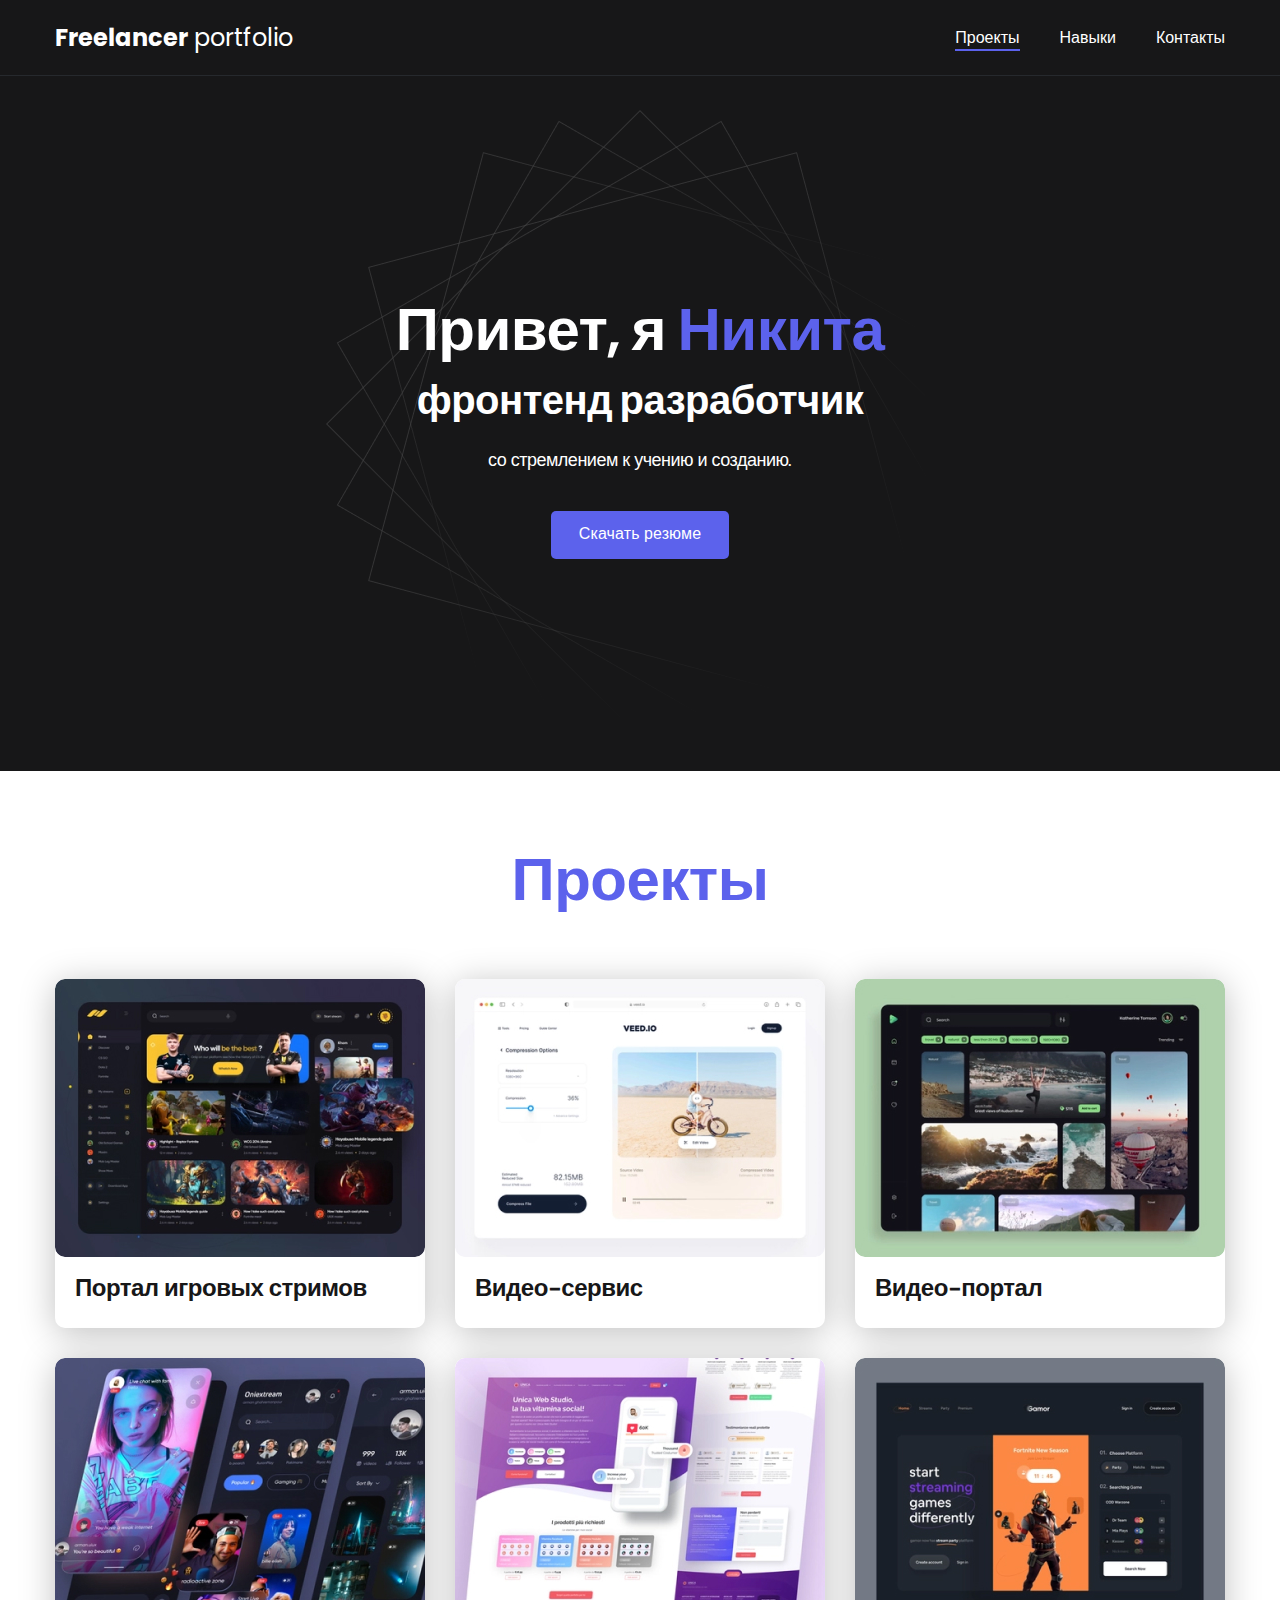
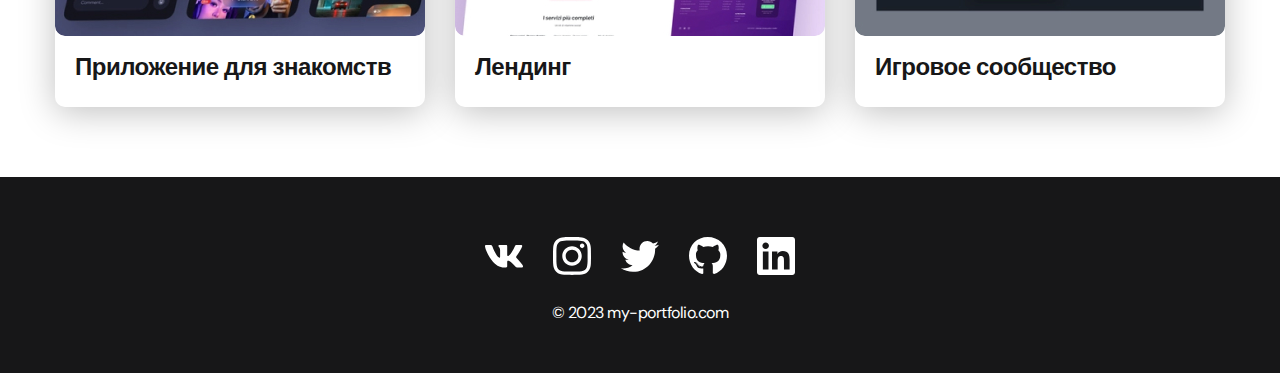
<file: index.html>
<!DOCTYPE html>
<html lang="en">
<head>
    <meta charset="UTF-8">
    <meta http-equiv="X-UA-Compatible" content="IE=edge">
    <meta name="viewport" content="width=device-width, initial-scale=1.0">
    <title>My Portfolio</title>
    <link rel="stylesheet" href="./css/main.css">
    <link rel="preconnect" href="https://fonts.googleapis.com">
<link rel="preconnect" href="https://fonts.gstatic.com" crossorigin>
<link href="https://fonts.googleapis.com/css2?family=DM+Sans:wght@400;500;700&family=Poppins:wght@400;500;700&display=swap" rel="stylesheet">
</head>
<body>
    <nav class="nav">
        <div class="container">
            <div class="nav-row">
                <a href="./index.html" class="logo"><strong>Freelancer</strong> portfolio</a>
                
                <ul class="nav-list">
                    <li class="nav-list__item"><a href="./index.html" class="nav-list__link nav-list__link--active">Проекты</a></li>
                    <li class="nav-list__item"><a href="./skills.html" class="nav-list__link">Навыки</a></li>
                    <li class="nav-list__item"><a href="./contacts.html" class="nav-list__link">Контакты</a></li>
                </ul>

            </div>
        </div>
    </nav>

    <header class="header">
            <div class="header__wrapper">
                <h1 class="header__title">
                    <strong>Привет, я <em>Никита</em></strong><br>
                    фронтенд разработчик 
                </h1>
                <div class="header__text">
                    <p>со стремлением к учению и созданию.</p>
                </div>
                <a href="#!" class="btn">Скачать резюме</a>
            </div>       
    </header>

    <main class="section">
        <div class="container">
            <h2 class="title-1">Проекты</h2>
            <ul class="projects">
                <li class="project">
                    <a href="./project-page.html">
                        <img src="./img/projects/01.jpg" alt="Project img" class="project__img">
                        <h3 class="project__title">Портал игровых стримов</h3>
                    </a>
                </li>
                <li class="project">
                    <a href="./project-page.html">
                        <img src="./img/projects/02.jpg" alt="Project img" class="project__img">
                        <h3 class="project__title">Видео-сервис</h3>
                    </a>
                </li>
                <li class="project">
                    <a href="./project-page.html">
                        <img src="./img/projects/03.jpg" alt="Project img" class="project__img">
                        <h3 class="project__title">Видео-портал</h3>
                    </a>
                </li>

                <li class="project">
                    <a href="./project-page.html">
                    <img src="./img/projects/04.jpg" alt="Project img" class="project__img">
                    <h3 class="project__title">Приложение для знакомств</h3>
                    </a>
                </li>
                <li class="project">
                <a href="./project-page.html">
                    <img src="./img/projects/05.jpg" alt="Project img" class="project__img">
                    <h3 class="project__title">Лендинг</h3>
                </a>
                </li>
                <li class="project">
                <a href="./project-page.html">
                    <img src="./img/projects/06.jpg" alt="Project img" class="project__img">
                    <h3 class="project__title">Игровое сообщество</h3>
                </a>
                </li>

            </ul>
        </div>
    </main>  
    
    
<footer class="footer">
    <div class="container">
        <div class="footer__wrapper">
        <ul class="social">
            <li class="social-item"><a href="#!"><img src="./img/icons/vk.svg" alt="link"></a></li>
            <li class="social-item"><a href="#!"><img src="./img/icons/instagram.svg" alt="link"></a></li>
            <li class="social-item"><a href="#!"><img src="./img/icons/twitter.svg" alt="link"></a></li>
            <li class="social-item"><a href="#!"><img src="./img/icons/gitHub.svg" alt="link"></a></li>
            <li class="social-item"><a href="#!"><img src="./img/icons/linkedIn.svg" alt="link"></a></li>
        </ul>
        <div class="copyright">
            <p>© 2023   my-portfolio.com</p>
        </div>
        </div>
    </div>
</footer>


</body>
</html>
</file>
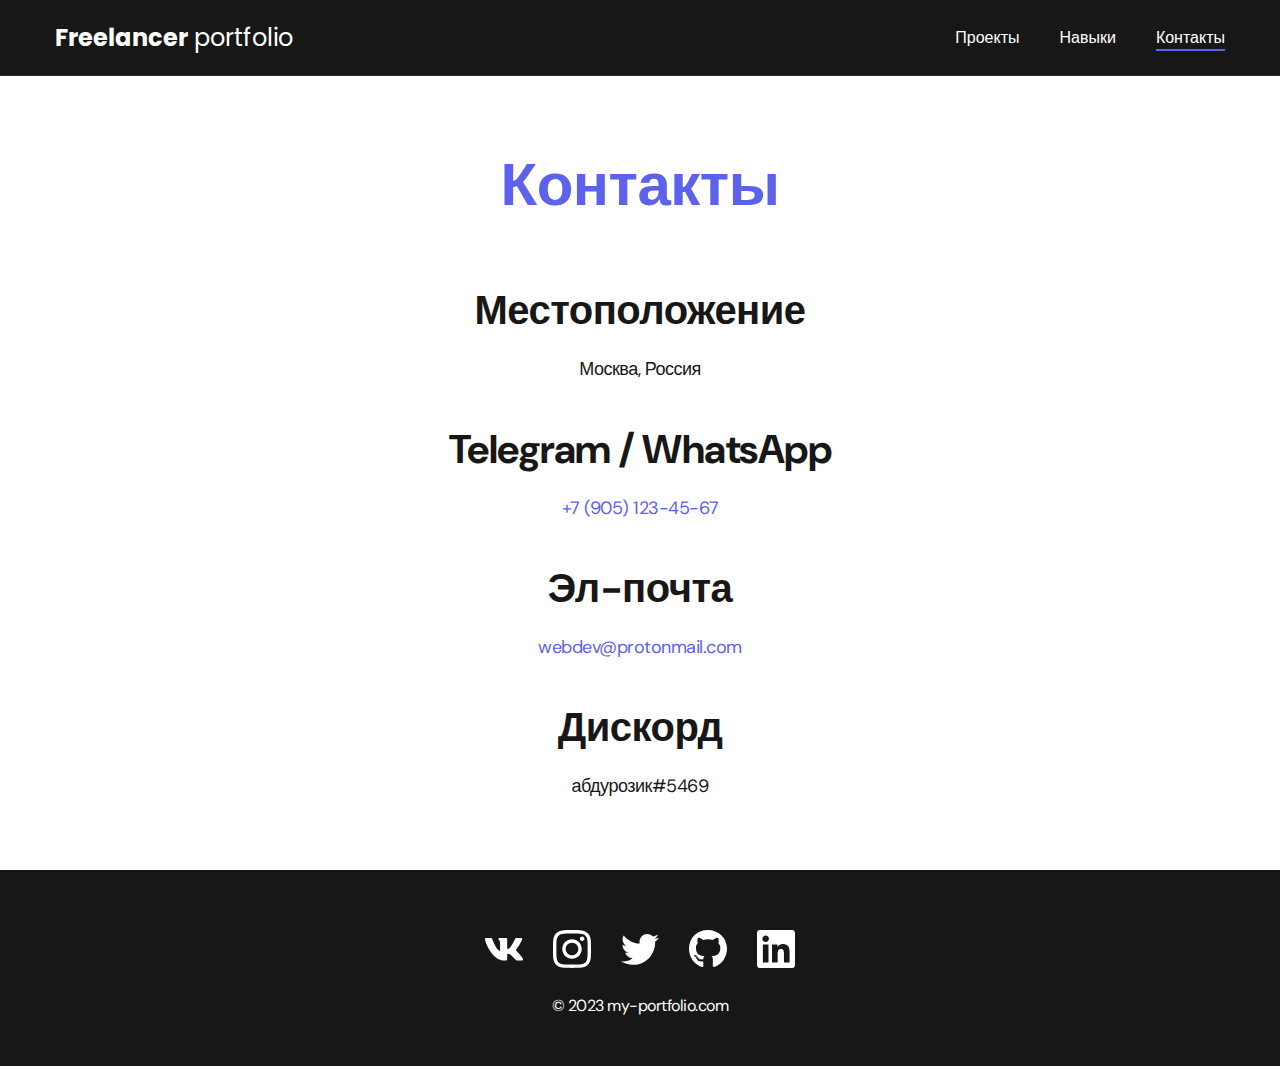
<file: contacts.html>
<!DOCTYPE html>
<html lang="en">
<head>
    <meta charset="UTF-8">
    <meta http-equiv="X-UA-Compatible" content="IE=edge">
    <meta name="viewport" content="width=device-width, initial-scale=1.0">
    <title>My Portfolio</title>
    <link rel="stylesheet" href="./css/main.css">
    <link rel="preconnect" href="https://fonts.googleapis.com">
<link rel="preconnect" href="https://fonts.gstatic.com" crossorigin>
<link href="https://fonts.googleapis.com/css2?family=DM+Sans:wght@400;500;700&family=Poppins:wght@400;500;700&display=swap" rel="stylesheet">
</head>
<body>
    <nav class="nav">
        <div class="container">
            <div class="nav-row">
                <a href="./index.html" class="logo"><strong>Freelancer</strong> portfolio</a>
                
                <ul class="nav-list">
                    <li class="nav-list__item"><a href="./index.html" class="nav-list__link">Проекты</a></li>
                    <li class="nav-list__item"><a href="./skills.html" class="nav-list__link">Навыки</a></li>
                    <li class="nav-list__item"><a href="./contacts.html" class="nav-list__link nav-list__link--active">Контакты</a></li>
                </ul>

            </div>
        </div>
    </nav>

    <main class="section">
        <div class="container">

            
            <h1 class="title-1">Контакты</h1>

            <ul class="content-list">

                <li class="content-list__item"><h2 class="title-2">Местоположение</h2>
                    <p>Москва, Россия</p></li>
                     
                <li class="content-list__item"><h2 class="title-2">Telegram / WhatsApp</h2>
                    <p><a href="tel:+79051234567">+7 (905) 123-45-67</a></p></li>
              
                <li class="content-list__item"><h2 class="title-2">Эл-почта</h2>
                    <p><a href="mailto:">webdev@protonmail.com</a></p></li>

                <li class="content-list__item"><h2 class="title-2">Дискорд</h2>
                    <p>абдурозик#5469</p></li>
            </ul>  
            
            






            </div>
    </main>  
    
    
<footer class="footer">
    <div class="container">
        <div class="footer__wrapper">
        <ul class="social">
            <li class="social-item"><a href="#!"><img src="./img/icons/vk.svg" alt="link"></a></li>
            <li class="social-item"><a href="#!"><img src="./img/icons/instagram.svg" alt="link"></a></li>
            <li class="social-item"><a href="#!"><img src="./img/icons/twitter.svg" alt="link"></a></li>
            <li class="social-item"><a href="#!"><img src="./img/icons/gitHub.svg" alt="link"></a></li>
            <li class="social-item"><a href="#!"><img src="./img/icons/linkedIn.svg" alt="link"></a></li>
        </ul>
        <div class="copyright">
            <p>© 2023   my-portfolio.com</p>
        </div>
        </div>
    </div>
</footer>


</body>
</html>
</file>
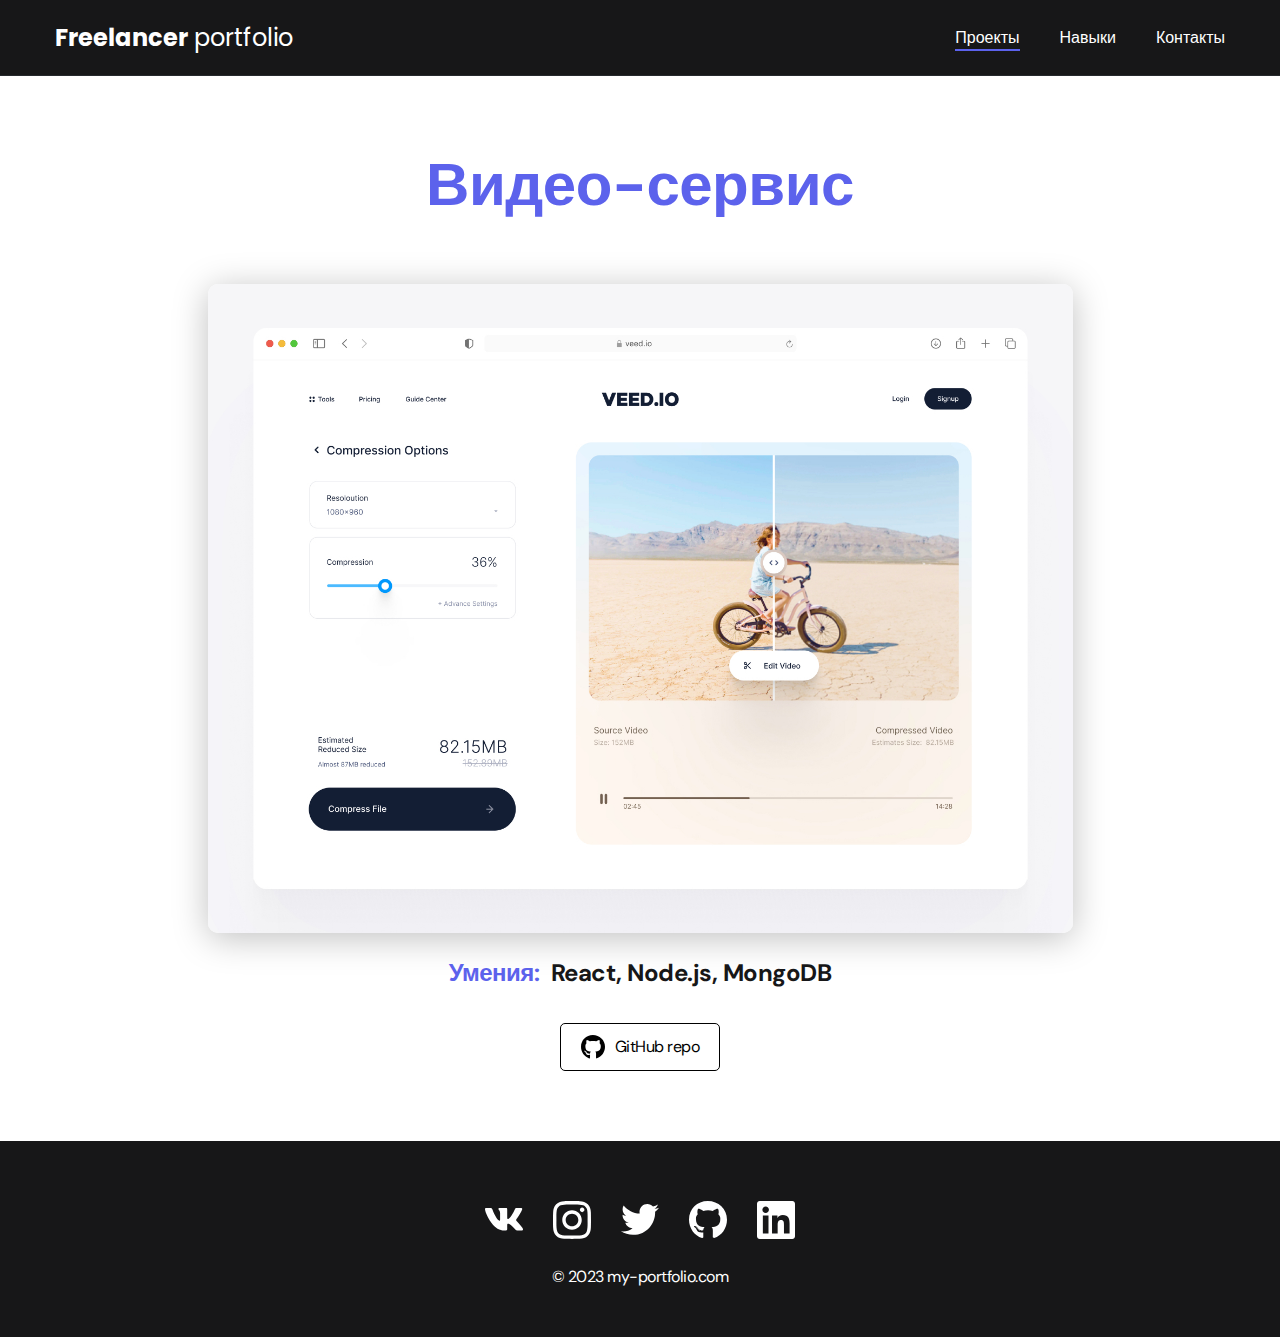
<file: project-page.html>
<!DOCTYPE html>
<html lang="en">
<head>
    <meta charset="UTF-8">
    <meta http-equiv="X-UA-Compatible" content="IE=edge">
    <meta name="viewport" content="width=device-width, initial-scale=1.0">
    <title>My Portfolio</title>
    <link rel="stylesheet" href="./css/main.css">
    <link rel="preconnect" href="https://fonts.googleapis.com">
<link rel="preconnect" href="https://fonts.gstatic.com" crossorigin>
<link href="https://fonts.googleapis.com/css2?family=DM+Sans:wght@400;500;700&family=Poppins:wght@400;500;700&display=swap" rel="stylesheet">
</head>
<body>
    <nav class="nav">
        <div class="container">
            <div class="nav-row">
                <a href="./index.html" class="logo"><strong>Freelancer</strong> portfolio</a>
                
                <ul class="nav-list">
                    <li class="nav-list__item"><a href="./index.html" class="nav-list__link nav-list__link--active">Проекты</a></li>
                    <li class="nav-list__item"><a href="./skills.html" class="nav-list__link">Навыки</a></li>
                    <li class="nav-list__item"><a href="./contacts.html" class="nav-list__link">Контакты</a></li>
                </ul>

            </div>
        </div>
    </nav>

    <main class="section">
        <div class="container">
            <div class="project-details">

            
            <h1 class="title-1">Видео-сервис</h1>

            <img src="./img/projects/02-big.jpg" alt="" class="project-details__cover">

            <div class="project-details__desc">
                <p><span>Умения:</span> React, Node.js, MongoDB</p>
            </div>

            <a href="#!" class="btn-outline">
                <img src="./img/icons/Vector.svg" alt="icon">
                GitHub repo
            </a>

            </div>
        </div>
    </main>  
    
    
<footer class="footer">
    <div class="container">
        <div class="footer__wrapper">
        <ul class="social">
            <li class="social-item"><a href="#!"><img src="./img/icons/vk.svg" alt="link"></a></li>
            <li class="social-item"><a href="#!"><img src="./img/icons/instagram.svg" alt="link"></a></li>
            <li class="social-item"><a href="#!"><img src="./img/icons/twitter.svg" alt="link"></a></li>
            <li class="social-item"><a href="#!"><img src="./img/icons/gitHub.svg" alt="link"></a></li>
            <li class="social-item"><a href="#!"><img src="./img/icons/linkedIn.svg" alt="link"></a></li>
        </ul>
        <div class="copyright">
            <p>© 2023   my-portfolio.com</p>
        </div>
        </div>
    </div>
</footer>


</body>
</html>
</file>
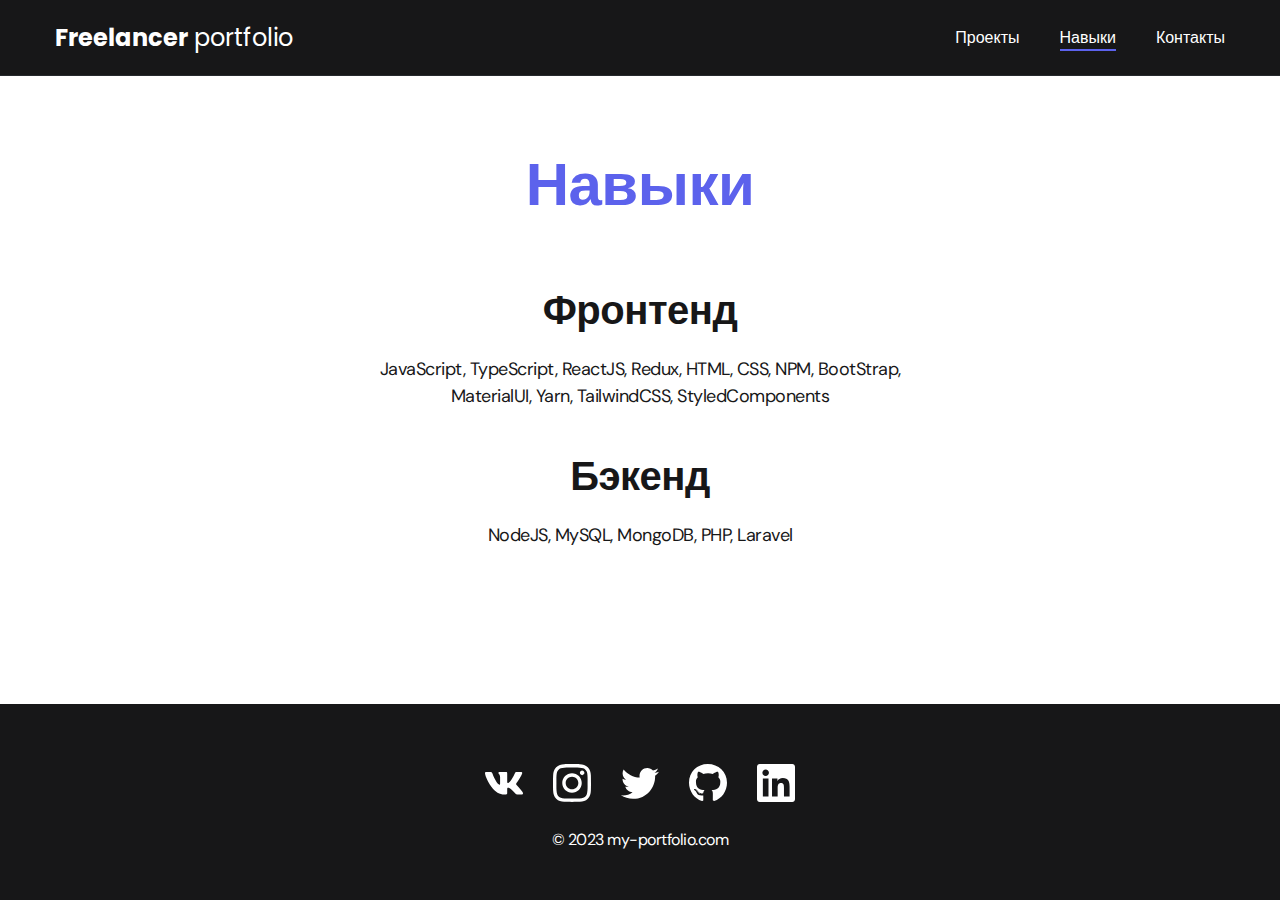
<file: skills.html>
<!DOCTYPE html>
<html lang="en">
<head>
    <meta charset="UTF-8">
    <meta http-equiv="X-UA-Compatible" content="IE=edge">
    <meta name="viewport" content="width=device-width, initial-scale=1.0">
    <title>My Portfolio</title>
    <link rel="stylesheet" href="./css/main.css">
    <link rel="preconnect" href="https://fonts.googleapis.com">
<link rel="preconnect" href="https://fonts.gstatic.com" crossorigin>
<link href="https://fonts.googleapis.com/css2?family=DM+Sans:wght@400;500;700&family=Poppins:wght@400;500;700&display=swap" rel="stylesheet">
</head>
<body>
    <nav class="nav">
        <div class="container">
            <div class="nav-row">
                <a href="./index.html" class="logo"><strong>Freelancer</strong> portfolio</a>
                
                <ul class="nav-list">
                    <li class="nav-list__item"><a href="./index.html" class="nav-list__link">Проекты</a></li>
                    <li class="nav-list__item"><a href="./skills.html" class="nav-list__link nav-list__link--active">Навыки</a></li>
                    <li class="nav-list__item"><a href="./contacts.html" class="nav-list__link">Контакты</a></li>
                </ul>

            </div>
        </div>
    </nav>

    <main class="section">
        <div class="container">

            
            <h1 class="title-1">Навыки</h1>

            <ul class="content-list">

                <li class="content-list__item"><h2 class="title-2">Фронтенд</h2>
                    <p>JavaScript, TypeScript, ReactJS, Redux, HTML, CSS, NPM, BootStrap, MaterialUI, Yarn, TailwindCSS, StyledComponents</p></li>

                <li class="content-list__item"><h2 class="title-2">Бэкенд</h2>
                    <p>NodeJS, MySQL, MongoDB, PHP, Laravel</p></li>

            </ul>    
            </div>
    </main>  
    
    
<footer class="footer">
    <div class="container">
        <div class="footer__wrapper">
        <ul class="social">
            <li class="social-item"><a href="#!"><img src="./img/icons/vk.svg" alt="link"></a></li>
            <li class="social-item"><a href="#!"><img src="./img/icons/instagram.svg" alt="link"></a></li>
            <li class="social-item"><a href="#!"><img src="./img/icons/twitter.svg" alt="link"></a></li>
            <li class="social-item"><a href="#!"><img src="./img/icons/gitHub.svg" alt="link"></a></li>
            <li class="social-item"><a href="#!"><img src="./img/icons/linkedIn.svg" alt="link"></a></li>
        </ul>
        <div class="copyright">
            <p>© 2023   my-portfolio.com</p>
        </div>
        </div>
    </div>
</footer>


</body>
</html>
</file>
<file: css/main.css>
@import "./reset.css";

/* 
font-family: 'DM Sans', sans-serif;
font-family: 'Poppins', sans-serif;
*/


/* 
* {
    border: 1px solid red;
} 
 */


:root {
    --blackpure: #000;
    --black: #171718;
    --black-border: #26292d;
    --white: #fff;
    --purple: #5c62ec;

    --text-color: var(--black);
    --dark-bg: var(--black);
    --dark-border: var(--black-border);
    --header-text: var(--white);
    --accent: var(--purple);
}


html, body {
    font-family: 'DM Sans', sans-serif;
    letter-spacing: -0.5px;
    color: var(--text-color);
    height: 100%;
    display: flex;
    flex-direction: column;
}

a {
    col   
}

.container {
    margin: 0 auto; 
    padding: 0 15px;
    max-width: 1200px;
}

.none {
    display: none !important;   
}

/* НАВ */

.nav {
    padding: 20px 0; 
    border-bottom: 1px solid var(--dark-border);
    background-color: var(--dark-bg);
    color: var(--header-text);
    letter-spacing: normal;
}

.nav-row {
    display: flex;
    justify-content: space-between;
    align-items: center;
    column-gap: 40px;
    /* 
    row-gap: 20px; 
     flex-wrap: wrap;
      */
}

.logo {
    color: var(--header-text);
    text-decoration: none;
    font-size: 24px;    
    font-family: 'Poppins', sans-serif;
}

.logo strong {
    font-weight: 700;
}

.nav-list {
    display: flex;
    align-items: center;
    column-gap: 40px;
    font-size: 16px;
    font-weight: 500;
    font-family: 'Poppins', sans-serif;
}

.nav-list__item a {
    transition: color 0.2s ease-in; 
}

.nav-list__item a:hover {
    color: #8d6db8;
}

.nav-list__item a:active {
    position: relative;
    top: 1px;
}

.nav-list__link {
    color: var(--header-text); 
    transition: opacity 0.2s ease-in;
}

.nav-list__link:hover {
    opacity: 0.8;
}

.nav-list__link--active {
    position: relative;
}

.nav-list__link--active::before {
    content: "";

    position: absolute;
    left: 0;
    top: 100%;

    display: block;
    height: 2px;
    width: 100%;
    background-color: var(--accent);
}



/* header */



.header {
    padding: 40px 0;
    min-height: 695px;

    display: flex;
    justify-content: center;
    align-items: center;

    background-color: var(--dark-bg);
    background-image: url(./../img/header-bg.png);
    background-repeat: no-repeat;
    background-size: auto;
    background-position: center center;

    color: var(--header-text);
    text-align: center;
}

.header__wrapper {
    max-width: 660px;
    padding: 0 15px;
}

.header__title {

    font-size: 40px;
    font-weight: 700;
    line-height: 1.4;
}

.header__title em {
    color: var(--accent);
    font-style: normal;
}

.header__title strong {
    font-size: 60px;
    font-weight: 700;
}

.header__text {
    margin-top: 20px;
    margin-bottom: 40px;
    font-size: 18px;
    line-height: 1.333;
}

.header__text p + p {
    margin-top: 1em;
}

/* Button */

.btn {
    display: inline-block;
    height: 48px;
    padding: 12px 28px; 

    border-radius: 5px;
    background-color: var(--accent);
    color: var(--white);
    letter-spacing: 0.15px;
    font-size: 16px;
    font-weight: 500;

    transition: opacity 0.2s ease-in;
}

.btn:hover {
    opacity: 0.8;
}

.btn:active {
    position: relative;
    top: 1px;
}

/* Btn outline */

.btn-outline {
    height: 48px;
    padding: 12px 20px;
    border-radius: 5px;

    border: 1px solid var(--blackpure);
    color: var(--blackpure);

    display: flex;
    column-gap: 10px;
    align-items: center;

    transition: opacity 0.2s ease-in;
}

.btn-outline:hover {
    opacity: 0.8;
}

.btn-outline:active {
    position: relative;
    top: 1px;
}

/* General */

.section {
    padding: 70px 0;
}

.title-1 {
    margin-bottom: 60px;

    font-size: 60px;
    font-weight: 700;
    line-height: 1.3;
    color: var(--accent);
    text-align: center;
}

/* Projects */

.projects {
    display: flex;
    flex-wrap: wrap;
    column-gap: 30px;
    row-gap: 30px;
}

.project {
    max-width: 370px;  
    background-color: var(--white);
    box-shadow: 0px 5px 35px rgba(0, 0, 0, 0.25);
    border-radius: 10px;

}

.project__img {
    border-radius: 10px;
}

.project__title {
    padding: 15px 20px 25px;
    font-weight: 700;
    font-size: 24px;
    line-height: 130%;
    color: var(--text-color);
} 

/* Project details */

.project-details {
    max-width: 865px;
    margin: 0 auto;

    display: flex;
    flex-direction: column;
    align-items: center;
    text-align: center;
}

.project-details__cover {
    max-width: 100%;
    margin-bottom: 40px;
    box-shadow: 0px 5px 35px rgba(0, 0, 0, 0.25);
    border-radius: 10px;
}

.project-details__desc {
    margin-bottom: 50px;

    font-weight: 700;
    font-size: 24px;
    line-height: 1.3%;
}

.project-details__desc span {
    color: var(--purple);
    margin-right: 6px;
}
/* Content-list */

.content-list {
    margin: 0 auto;
    max-width: 570px;
    display: flex;
    flex-direction: column;
    align-items: center;
    text-align: center;
    row-gap: 40px;
}

.content-list a {
    color: var(--accent);
}

.content-list__item {
    font-size: 18px;
    line-height: 1.5;
}

.content-list__item p + p {
    margin-top: 0.5em;
}

.title-2 {
    margin-bottom: 20px;

    font-size: 40px;
    line-height: 1.3;
    font-weight: 700;
}

/* Footer */


.footer {
    margin-top: auto;
    padding: 60px 0 50px;
    background-color: var(--dark-bg);
    color: var(--header-text);
}

.social {
    display: flex;
    column-gap: 30px;
    align-items: center;
}

.copyright {
    font-size: 16px;
}

.copyright p + p {
    margin-top: 0.5em;
}

.footer__wrapper {
    display: flex;
    flex-direction: column;
    align-items: center;
    row-gap: 27px;
}
</file>
